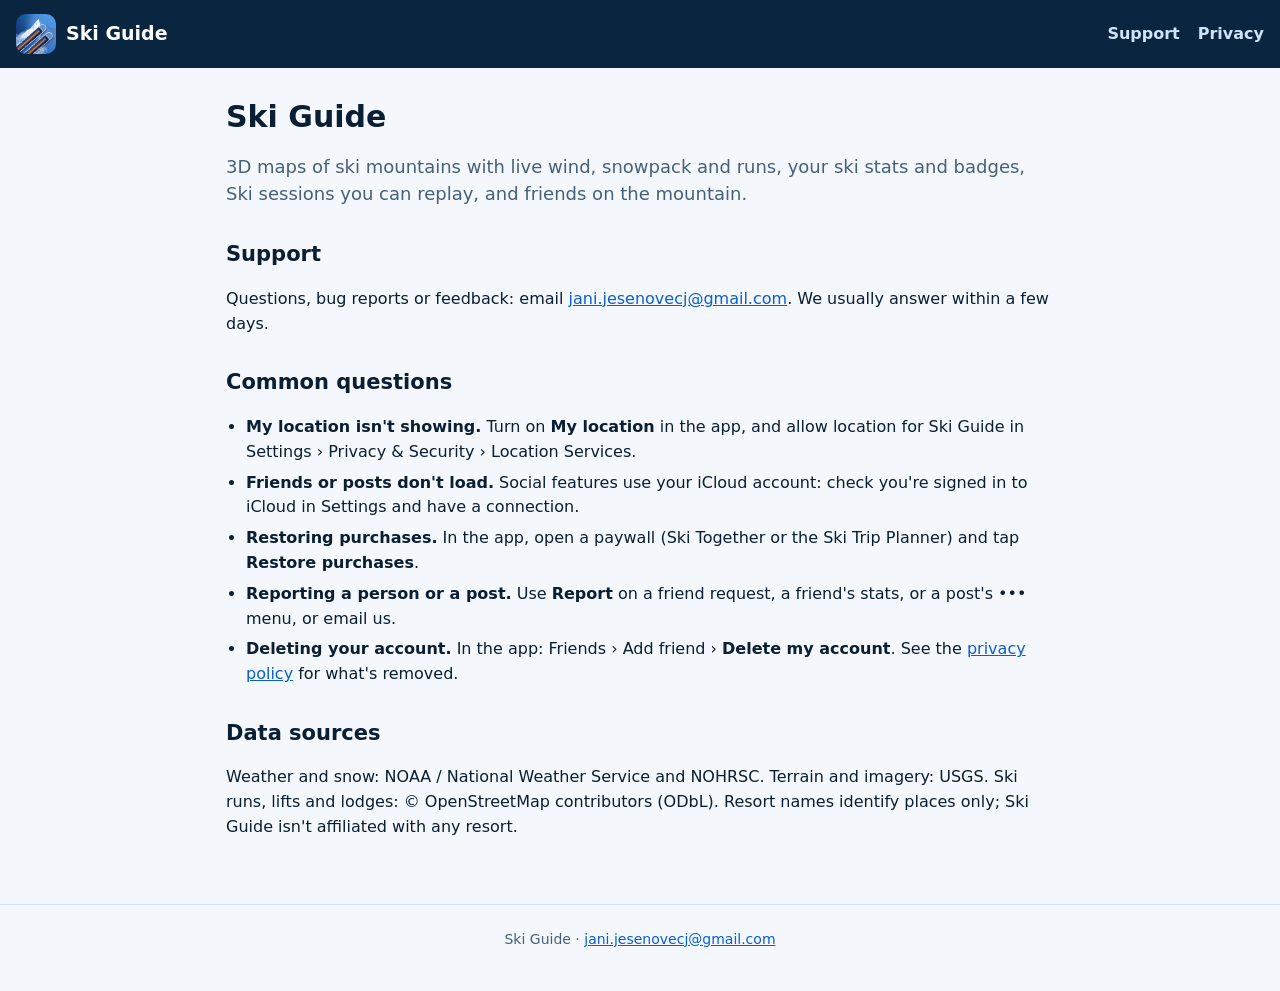
<file: index.html>
<!doctype html>
<html lang="en"><head><meta charset="utf-8"><meta name="viewport" content="width=device-width, initial-scale=1">
<title>Ski Guide Support</title><meta name="description" content="Help and contact for the Ski Guide iPhone app."><link rel="icon" href="icon.png"><link rel="stylesheet" href="style.css">
</head><body><header><a class="brand" href="./"><img src="icon.png" alt="" width="40" height="40"><span>Ski Guide</span></a>
<nav><a href="./">Support</a><a href="privacy.html">Privacy</a></nav></header>
<main>
<h1>Ski Guide</h1>
<p class="lead">3D maps of ski mountains with live wind, snowpack and runs, your ski stats and badges, Ski sessions you can replay, and friends on the mountain.</p>
<h2>Support</h2>
<p>Questions, bug reports or feedback: email <a href="mailto:jani.jesenovecj@gmail.com">jani.jesenovecj@gmail.com</a>. We usually answer within a few days.</p>
<h2>Common questions</h2>
<ul>
<li><strong>My location isn't showing.</strong> Turn on <strong>My location</strong> in the app, and allow location for Ski Guide in Settings › Privacy &amp; Security › Location Services.</li>
<li><strong>Friends or posts don't load.</strong> Social features use your iCloud account: check you're signed in to iCloud in Settings and have a connection.</li>
<li><strong>Restoring purchases.</strong> In the app, open a paywall (Ski Together or the Ski Trip Planner) and tap <strong>Restore purchases</strong>.</li>
<li><strong>Reporting a person or a post.</strong> Use <strong>Report</strong> on a friend request, a friend's stats, or a post's ••• menu, or email us.</li>
<li><strong>Deleting your account.</strong> In the app: Friends › Add friend › <strong>Delete my account</strong>. See the <a href="privacy.html">privacy policy</a> for what's removed.</li>
</ul>
<h2>Data sources</h2>
<p>Weather and snow: NOAA / National Weather Service and NOHRSC. Terrain and imagery: USGS. Ski runs, lifts and lodges: © OpenStreetMap contributors (ODbL). Resort names identify places only; Ski Guide isn't affiliated with any resort.</p>
</main>
<footer>Ski Guide · <a href="mailto:jani.jesenovecj@gmail.com">jani.jesenovecj@gmail.com</a></footer></body></html>
</file>
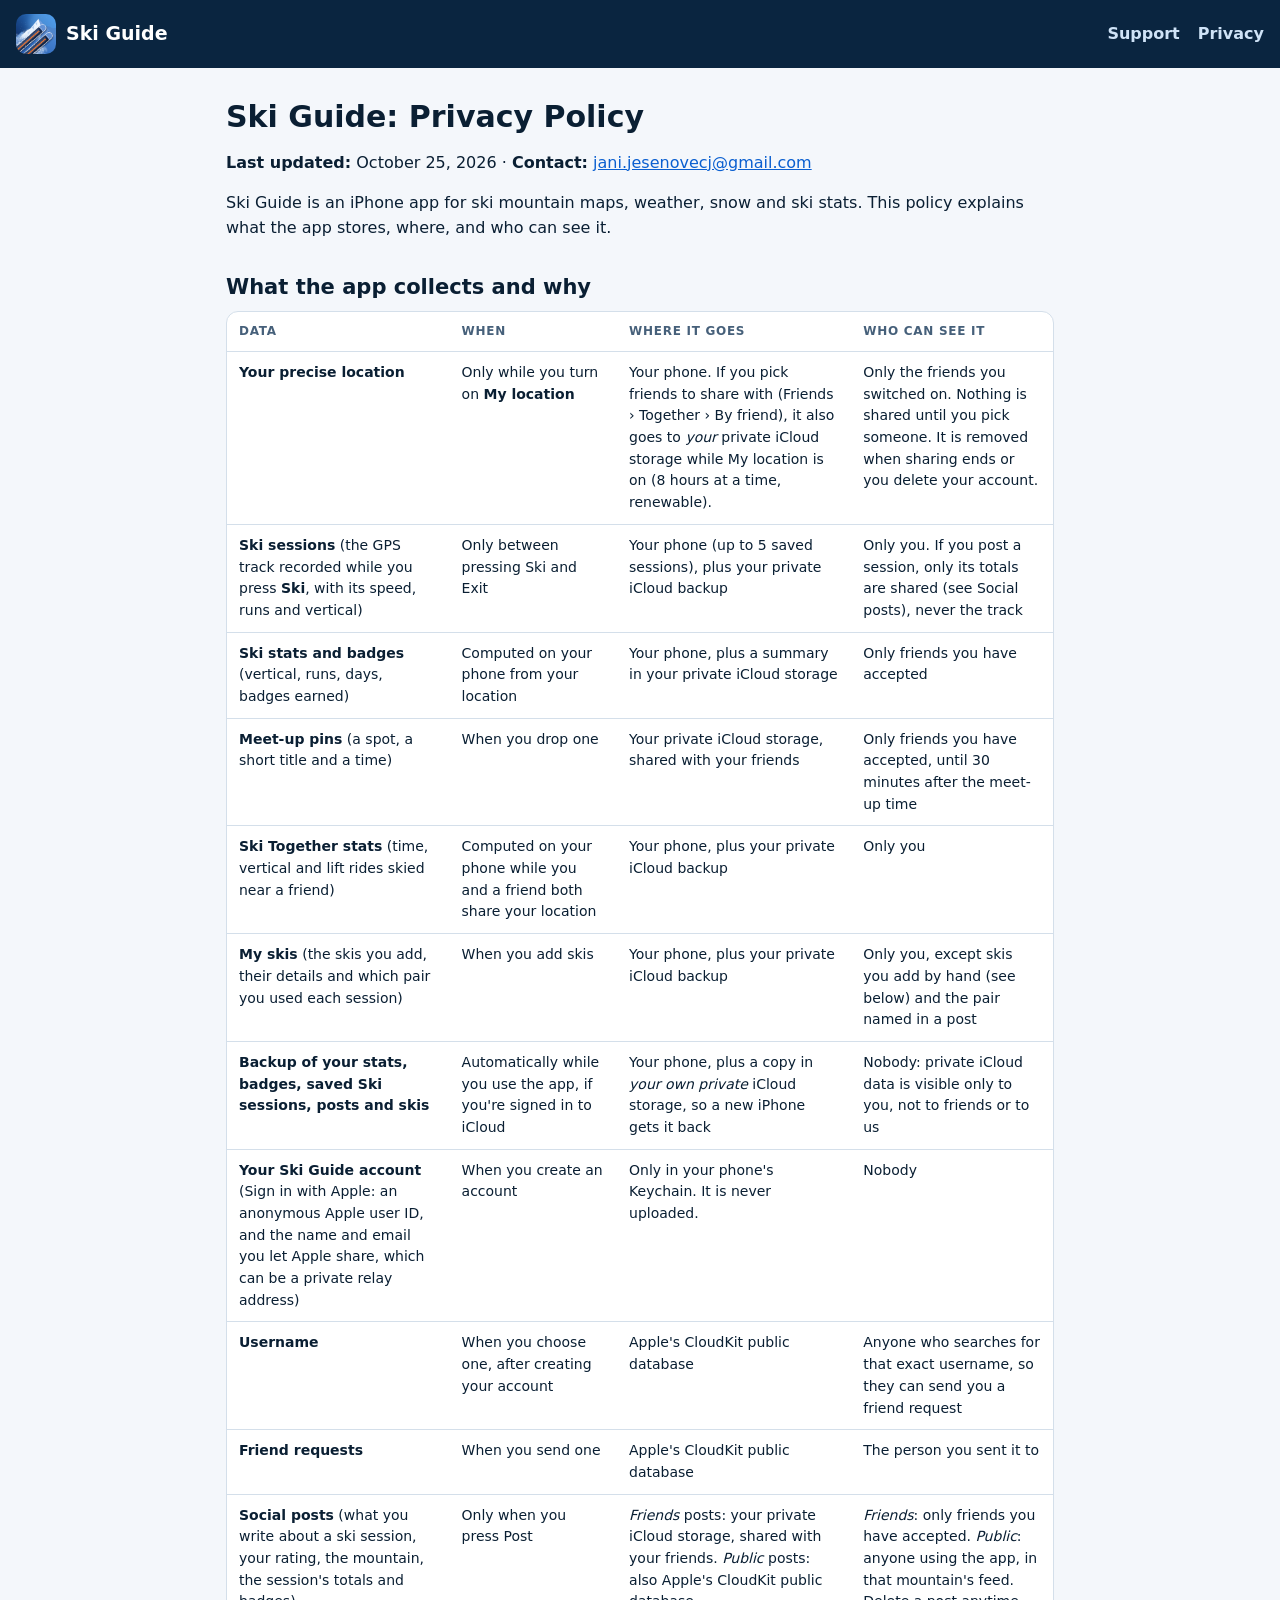
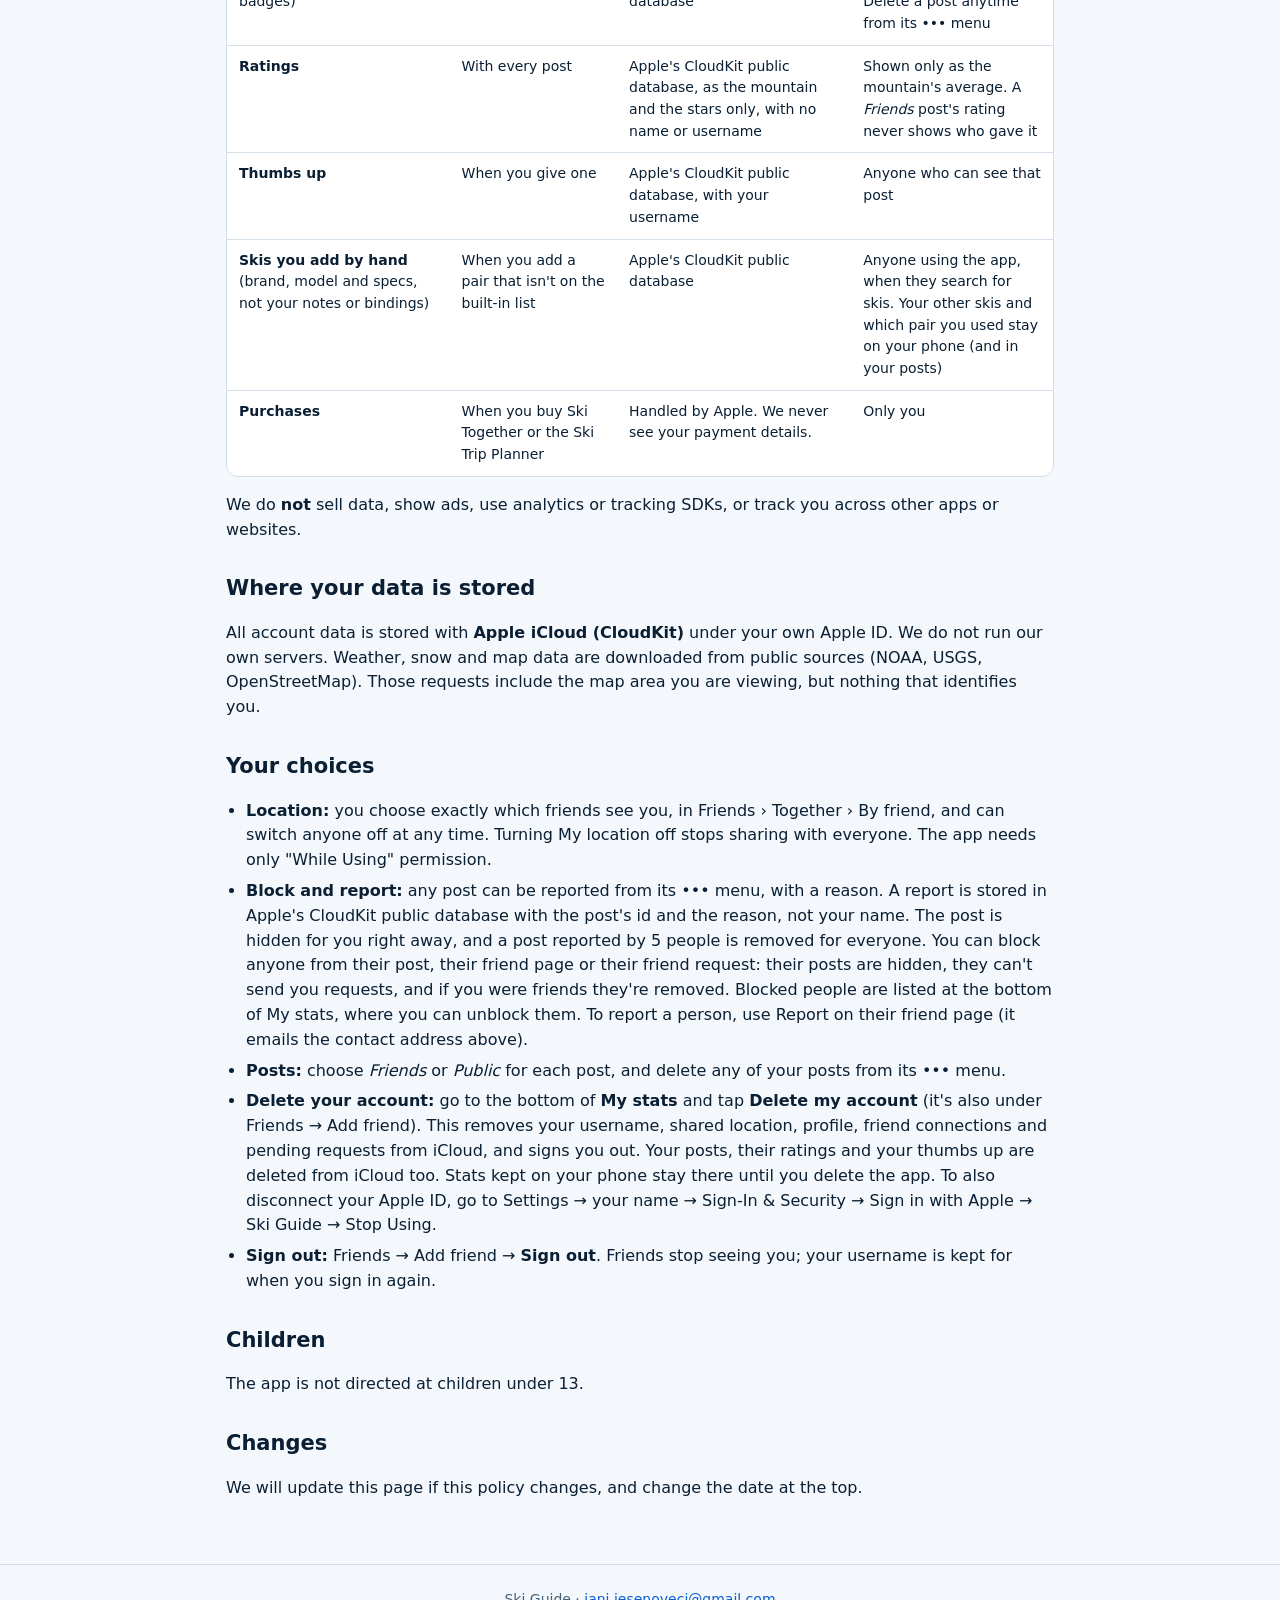
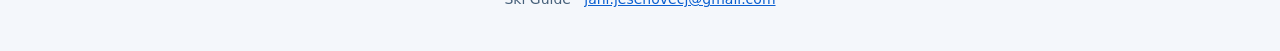
<file: privacy.html>
<!doctype html>
<html lang="en"><head><meta charset="utf-8"><meta name="viewport" content="width=device-width, initial-scale=1">
<title>Ski Guide Privacy Policy</title><meta name="description" content="How the Ski Guide iPhone app handles your data."><link rel="icon" href="icon.png"><link rel="stylesheet" href="style.css">
</head><body><header><a class="brand" href="./"><img src="icon.png" alt="" width="40" height="40"><span>Ski Guide</span></a>
<nav><a href="./">Support</a><a href="privacy.html">Privacy</a></nav></header>
<main><h1>Ski Guide: Privacy Policy</h1>
<p><strong>Last updated:</strong> October 25, 2026  ·  <strong>Contact:</strong> <a href="mailto:jani.jesenovecj@gmail.com">jani.jesenovecj@gmail.com</a></p>
<p>Ski Guide is an iPhone app for ski mountain maps, weather, snow and ski stats. This policy explains what the app stores, where, and who can see it.</p>
<h2>What the app collects and why</h2>
<div class="tbl"><table><thead><tr><th>Data</th><th>When</th><th>Where it goes</th><th>Who can see it</th></tr></thead><tbody><tr><td data-h="Data"><strong>Your precise location</strong></td><td data-h="When">Only while you turn on <strong>My location</strong></td><td data-h="Where it goes">Your phone. If you pick friends to share with (Friends › Together › By friend), it also goes to <em>your</em> private iCloud storage while My location is on (8 hours at a time, renewable).</td><td data-h="Who can see it">Only the friends you switched on. Nothing is shared until you pick someone. It is removed when sharing ends or you delete your account.</td></tr><tr><td data-h="Data"><strong>Ski sessions</strong> (the GPS track recorded while you press <strong>Ski</strong>, with its speed, runs and vertical)</td><td data-h="When">Only between pressing Ski and Exit</td><td data-h="Where it goes">Your phone (up to 5 saved sessions), plus your private iCloud backup</td><td data-h="Who can see it">Only you. If you post a session, only its totals are shared (see Social posts), never the track</td></tr><tr><td data-h="Data"><strong>Ski stats and badges</strong> (vertical, runs, days, badges earned)</td><td data-h="When">Computed on your phone from your location</td><td data-h="Where it goes">Your phone, plus a summary in your private iCloud storage</td><td data-h="Who can see it">Only friends you have accepted</td></tr><tr><td data-h="Data"><strong>Meet-up pins</strong> (a spot, a short title and a time)</td><td data-h="When">When you drop one</td><td data-h="Where it goes">Your private iCloud storage, shared with your friends</td><td data-h="Who can see it">Only friends you have accepted, until 30 minutes after the meet-up time</td></tr><tr><td data-h="Data"><strong>Ski Together stats</strong> (time, vertical and lift rides skied near a friend)</td><td data-h="When">Computed on your phone while you and a friend both share your location</td><td data-h="Where it goes">Your phone, plus your private iCloud backup</td><td data-h="Who can see it">Only you</td></tr><tr><td data-h="Data"><strong>My skis</strong> (the skis you add, their details and which pair you used each session)</td><td data-h="When">When you add skis</td><td data-h="Where it goes">Your phone, plus your private iCloud backup</td><td data-h="Who can see it">Only you, except skis you add by hand (see below) and the pair named in a post</td></tr><tr><td data-h="Data"><strong>Backup of your stats, badges, saved Ski sessions, posts and skis</strong></td><td data-h="When">Automatically while you use the app, if you're signed in to iCloud</td><td data-h="Where it goes">Your phone, plus a copy in <em>your own private</em> iCloud storage, so a new iPhone gets it back</td><td data-h="Who can see it">Nobody: private iCloud data is visible only to you, not to friends or to us</td></tr><tr><td data-h="Data"><strong>Your Ski Guide account</strong> (Sign in with Apple: an anonymous Apple user ID, and the name and email you let Apple share, which can be a private relay address)</td><td data-h="When">When you create an account</td><td data-h="Where it goes">Only in your phone's Keychain. It is never uploaded.</td><td data-h="Who can see it">Nobody</td></tr><tr><td data-h="Data"><strong>Username</strong></td><td data-h="When">When you choose one, after creating your account</td><td data-h="Where it goes">Apple's CloudKit public database</td><td data-h="Who can see it">Anyone who searches for that exact username, so they can send you a friend request</td></tr><tr><td data-h="Data"><strong>Friend requests</strong></td><td data-h="When">When you send one</td><td data-h="Where it goes">Apple's CloudKit public database</td><td data-h="Who can see it">The person you sent it to</td></tr><tr><td data-h="Data"><strong>Social posts</strong> (what you write about a ski session, your rating, the mountain, the session's totals and badges)</td><td data-h="When">Only when you press Post</td><td data-h="Where it goes"><em>Friends</em> posts: your private iCloud storage, shared with your friends. <em>Public</em> posts: also Apple's CloudKit public database</td><td data-h="Who can see it"><em>Friends</em>: only friends you have accepted. <em>Public</em>: anyone using the app, in that mountain's feed. Delete a post anytime from its ••• menu</td></tr><tr><td data-h="Data"><strong>Ratings</strong></td><td data-h="When">With every post</td><td data-h="Where it goes">Apple's CloudKit public database, as the mountain and the stars only, with no name or username</td><td data-h="Who can see it">Shown only as the mountain's average. A <em>Friends</em> post's rating never shows who gave it</td></tr><tr><td data-h="Data"><strong>Thumbs up</strong></td><td data-h="When">When you give one</td><td data-h="Where it goes">Apple's CloudKit public database, with your username</td><td data-h="Who can see it">Anyone who can see that post</td></tr><tr><td data-h="Data"><strong>Skis you add by hand</strong> (brand, model and specs, not your notes or bindings)</td><td data-h="When">When you add a pair that isn't on the built-in list</td><td data-h="Where it goes">Apple's CloudKit public database</td><td data-h="Who can see it">Anyone using the app, when they search for skis. Your other skis and which pair you used stay on your phone (and in your posts)</td></tr><tr><td data-h="Data"><strong>Purchases</strong></td><td data-h="When">When you buy Ski Together or the Ski Trip Planner</td><td data-h="Where it goes">Handled by Apple. We never see your payment details.</td><td data-h="Who can see it">Only you</td></tr></tbody></table></div>
<p>We do <strong>not</strong> sell data, show ads, use analytics or tracking SDKs, or track you across other apps or websites.</p>
<h2>Where your data is stored</h2>
<p>All account data is stored with <strong>Apple iCloud (CloudKit)</strong> under your own Apple ID. We do not run our own servers. Weather, snow and map data are downloaded from public sources (NOAA, USGS, OpenStreetMap). Those requests include the map area you are viewing, but nothing that identifies you.</p>
<h2>Your choices</h2>
<ul><li><strong>Location:</strong> you choose exactly which friends see you, in Friends › Together › By friend, and can switch anyone off at any time. Turning My location off stops sharing with everyone. The app needs only "While Using" permission.</li><li><strong>Block and report:</strong> any post can be reported from its ••• menu, with a reason. A report is stored in Apple's CloudKit public database with the post's id and the reason, not your name. The post is hidden for you right away, and a post reported by 5 people is removed for everyone. You can block anyone from their post, their friend page or their friend request: their posts are hidden, they can't send you requests, and if you were friends they're removed. Blocked people are listed at the bottom of My stats, where you can unblock them. To report a person, use Report on their friend page (it emails the contact address above).</li><li><strong>Posts:</strong> choose <em>Friends</em> or <em>Public</em> for each post, and delete any of your posts from its ••• menu.</li><li><strong>Delete your account:</strong> go to the bottom of <strong>My stats</strong> and tap <strong>Delete my account</strong> (it's also under Friends → Add friend). This removes your username, shared location, profile, friend connections and pending requests from iCloud, and signs you out. Your posts, their ratings and your thumbs up are deleted from iCloud too. Stats kept on your phone stay there until you delete the app. To also disconnect your Apple ID, go to Settings → your name → Sign-In &amp; Security → Sign in with Apple → Ski Guide → Stop Using.</li><li><strong>Sign out:</strong> Friends → Add friend → <strong>Sign out</strong>. Friends stop seeing you; your username is kept for when you sign in again.</li></ul>
<h2>Children</h2>
<p>The app is not directed at children under 13.</p>
<h2>Changes</h2>
<p>We will update this page if this policy changes, and change the date at the top.</p></main>
<footer>Ski Guide · <a href="mailto:jani.jesenovecj@gmail.com">jani.jesenovecj@gmail.com</a></footer></body></html>
</file>
<file: style.css>
:root { --bg:#f4f7fb; --fg:#0a1f33; --muted:#46607a; --line:#d4dfea; --panel:#ffffff; --accent:#0a5fd0; --blaze:#ff7a2f; }
@media (prefers-color-scheme: dark) { :root { --bg:#0a1220; --fg:#eaf2fa; --muted:#9fb6cc; --line:#26405c; --panel:#111c2e; --accent:#6cc7ff; } }
* { box-sizing:border-box; }
body { margin:0; background:var(--bg); color:var(--fg); font:16px/1.55 -apple-system, system-ui, "Segoe UI", sans-serif; }
header { display:flex; align-items:center; justify-content:space-between; gap:16px; padding:14px 16px; background:#0a2540; color:#fff; flex-wrap:wrap; }
.brand { display:flex; align-items:center; gap:10px; color:#fff; text-decoration:none; font-weight:700; font-size:19px; }
.brand img { border-radius:10px; }
nav { display:flex; gap:18px; } nav a { color:#cfe3f7; text-decoration:none; font-weight:600; } nav a:hover { color:#fff; }
main { max-width:860px; margin:0 auto; padding:24px 16px 48px; }
h1 { font-size:30px; line-height:1.15; margin:8px 0 12px; } h2 { font-size:21px; margin:30px 0 8px; }
.lead { font-size:18px; color:var(--muted); }
a { color:var(--accent); }
ul { padding-left:20px; } li { margin:6px 0; }
.tbl { overflow-x:auto; border:1px solid var(--line); border-radius:12px; background:var(--panel); }
table { border-collapse:collapse; width:100%; font-size:14px; }
th, td { text-align:left; vertical-align:top; padding:10px 12px; border-bottom:1px solid var(--line); }
th { font-size:12px; letter-spacing:.06em; text-transform:uppercase; color:var(--muted); }
tr:last-child td { border-bottom:0; }
@media (max-width:640px) {                     /* phones: each row becomes a card */
  .tbl { border:0; background:none; } thead { display:none; } table, tbody, tr, td { display:block; }
  tr { background:var(--panel); border:1px solid var(--line); border-radius:12px; margin:0 0 12px; padding:6px 0; }
  td { border:0; padding:6px 14px; } td::before { content:attr(data-h); display:block; font-size:11px; letter-spacing:.06em; text-transform:uppercase; color:var(--muted); }
}
footer { text-align:center; color:var(--muted); font-size:14px; padding:24px 16px 40px; border-top:1px solid var(--line); }
</file>
